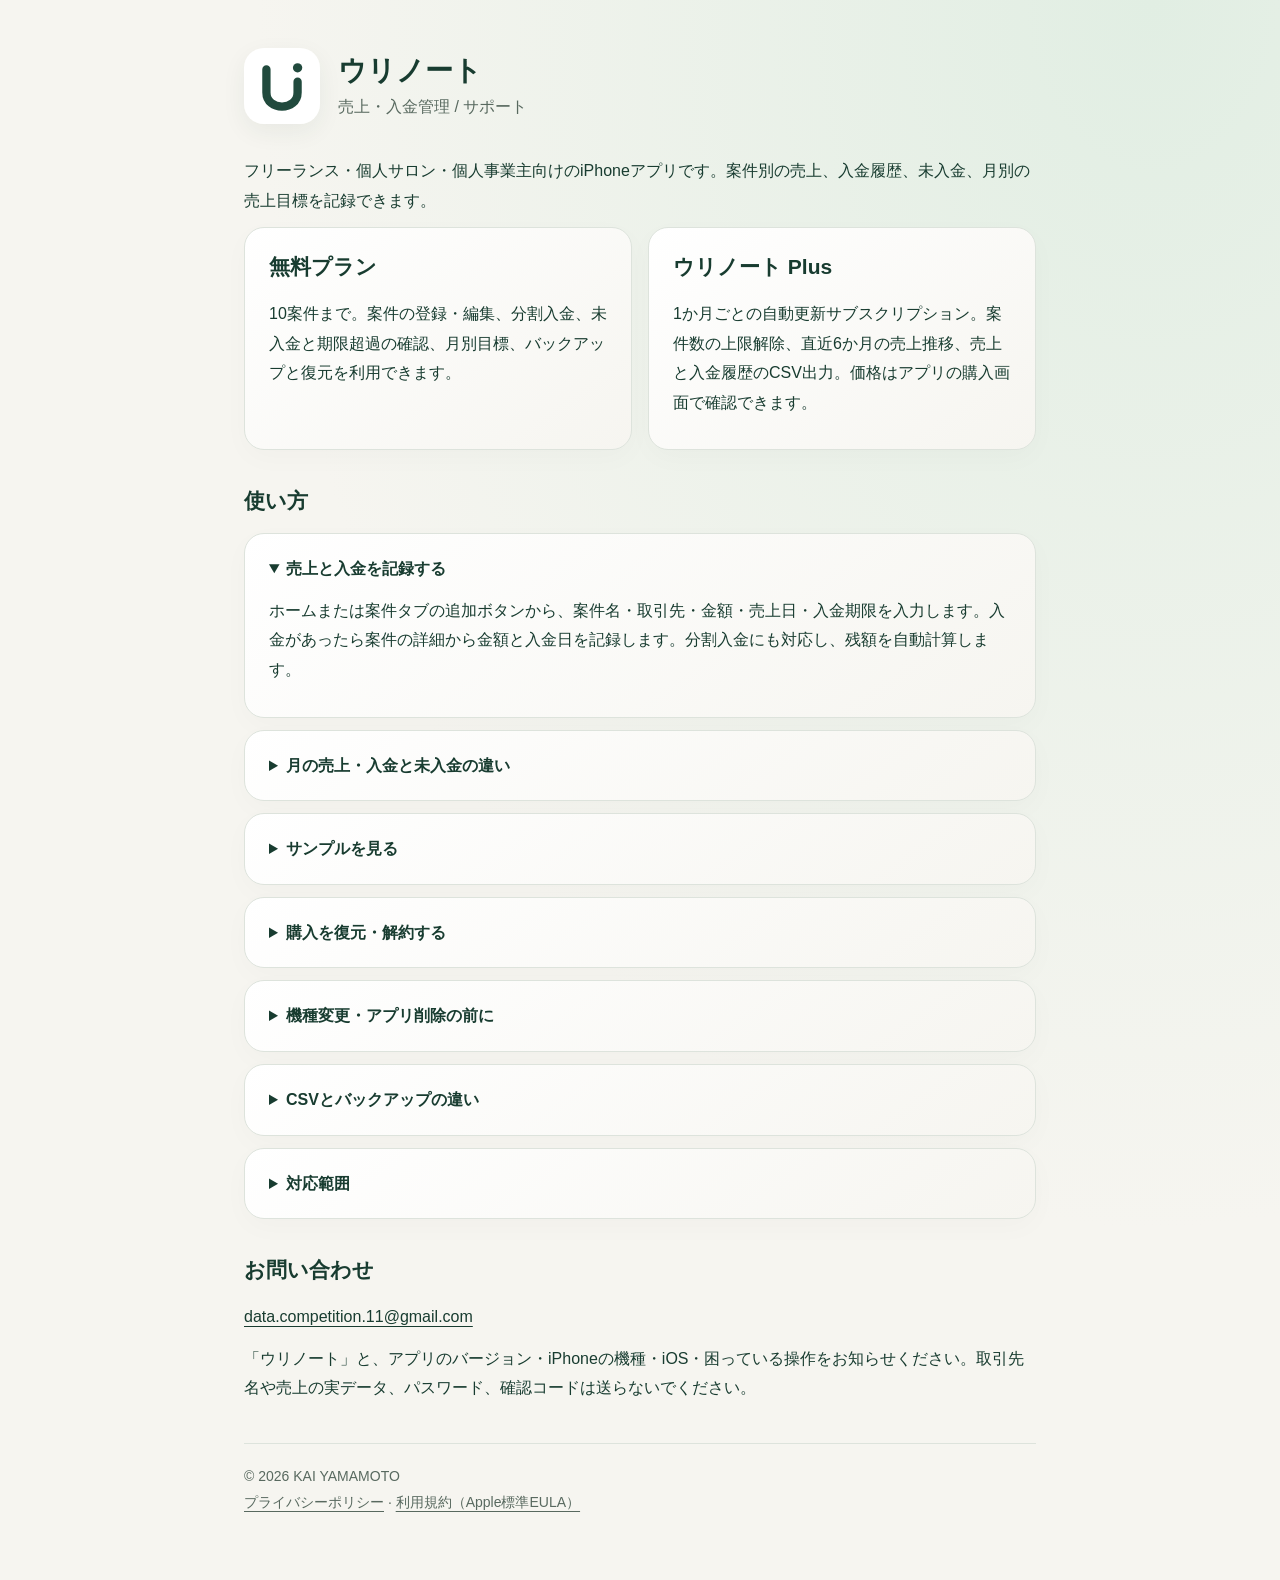
<file: index.html>
<!doctype html><html lang="ja"><meta charset="utf-8"><meta name="viewport" content="width=device-width,initial-scale=1"><title>ウリノート — サポート</title><meta name="description" content="ウリノートの使い方、Plusの購入と復元、バックアップ、問い合わせ先。"><link rel="stylesheet" href="style.css"><main><header><img src="icon.svg" alt=""><div><h1>ウリノート</h1><div class="muted">売上・入金管理 / サポート</div></div></header><p>フリーランス・個人サロン・個人事業主向けのiPhoneアプリです。案件別の売上、入金履歴、未入金、月別の売上目標を記録できます。</p><div class="grid"><section class="card"><h2>無料プラン</h2><p>10案件まで。案件の登録・編集、分割入金、未入金と期限超過の確認、月別目標、バックアップと復元を利用できます。</p></section><section class="card"><h2>ウリノート Plus</h2><p>1か月ごとの自動更新サブスクリプション。案件数の上限解除、直近6か月の売上推移、売上と入金履歴のCSV出力。価格はアプリの購入画面で確認できます。</p></section></div><h2>使い方</h2><details open><summary>売上と入金を記録する</summary><p>ホームまたは案件タブの追加ボタンから、案件名・取引先・金額・売上日・入金期限を入力します。入金があったら案件の詳細から金額と入金日を記録します。分割入金にも対応し、残額を自動計算します。</p></details><details><summary>月の売上・入金と未入金の違い</summary><p>ホームの売上は売上日がその月の案件金額、入金は入金日がその月の入金額です。未入金は全期間の案件の残額を表示します。日本円・日本時間で集計します。目標カードから月ごとの売上目標を設定できます。</p></details><details><summary>サンプルを見る</summary><p>設定の「サンプルを見る」で架空の記録を表示できます。「サンプル」と明示され、ご自身の記録とは別に管理されます。Plusの購入画面でもグラフとCSVの出力例を確認できます。</p></details><details><summary>購入を復元・解約する</summary><p>購入時と同じApple AccountでApp Storeにサインインし、設定からPlusの画面を開いて「購入を復元」を選択します。購入と復元には通信が必要です。契約の確認・解約は<a href="https://apps.apple.com/account/subscriptions">Appleのサブスクリプション管理</a>から行います。</p><p>購入確定時にApple Accountへ請求されます。更新日の24時間以上前に解約しない場合、自動更新されます。解約後は契約期間の終了までPlusを利用できます。期間終了後も保存済み案件の閲覧・編集・入金記録・バックアップは利用できます。無料プランの上限を超える新規案件の追加、グラフ、CSV出力にはPlusが必要です。返金については<a href="https://reportaproblem.apple.com/">Appleの問題を報告するページ</a>をご確認ください。</p></details><details><summary>機種変更・アプリ削除の前に</summary><p>設定の「バックアップを書き出す」でJSONファイルを保存してください。新しい端末の「バックアップから復元」で読み込みます。復元は現在の記録を置き換えます。現在の記録も別途書き出してください。バックアップの読込・保存は25MBまでです。端末の空き容量が必要です。</p><p>アプリ独自のサーバーや端末間の自動同期はありません。アプリを削除すると端末内の記録も削除されます。外部に保存したファイルはその保存先に残ります。</p></details><details><summary>CSVとバックアップの違い</summary><p>CSVは表計算ソフト等で確認するための出力です。売上行と入金行を分けています。集計するときは種別を選び、両方を売上として合算しないでください。アプリへ復元する場合はJSONバックアップを使います。CSVの取込はできません。</p></details><details><summary>対応範囲</summary><p>iOS 17以降のiPhoneに対応。税額計算、確定申告、請求書発行、経費管理、銀行口座との自動連携には対応していません。Plusでも端末容量や保存ファイルのサイズに制限があります。</p></details><h2>お問い合わせ</h2><p><a href="mailto:data.competition.11@gmail.com?subject=Urinote%20Support">data.competition.11@gmail.com</a></p><p>「ウリノート」と、アプリのバージョン・iPhoneの機種・iOS・困っている操作をお知らせください。取引先名や売上の実データ、パスワード、確認コードは送らないでください。</p><footer>© 2026 KAI YAMAMOTO<br><a href="privacy.html">プライバシーポリシー</a> · <a href="https://www.apple.com/legal/internet-services/itunes/dev/stdeula/">利用規約（Apple標準EULA）</a></footer></main></html>
</file>
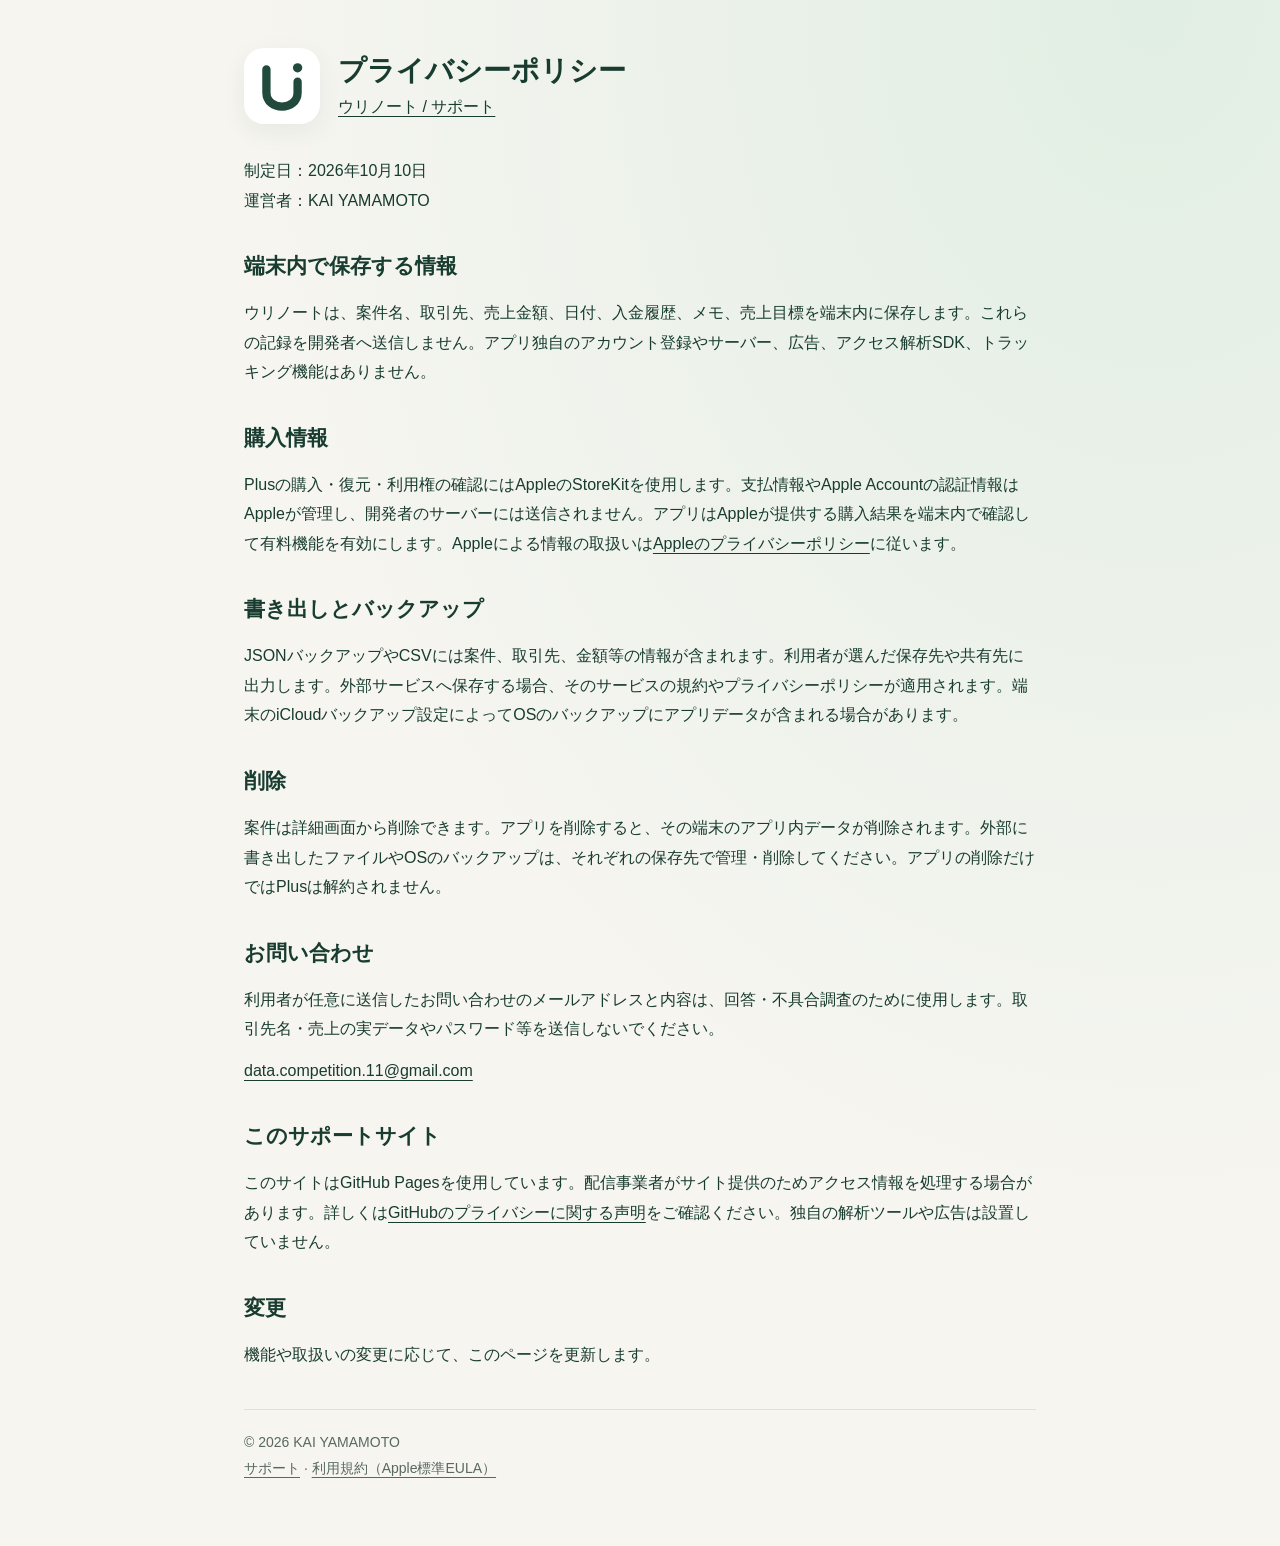
<file: privacy.html>
<!doctype html><html lang="ja"><meta charset="utf-8"><meta name="viewport" content="width=device-width,initial-scale=1"><title>ウリノート — プライバシーポリシー</title><link rel="stylesheet" href="style.css"><main><header><img src="icon.svg" alt=""><div><h1>プライバシーポリシー</h1><a href="index.html">ウリノート / サポート</a></div></header><p>制定日：2026年10月10日<br>運営者：KAI YAMAMOTO</p><h2>端末内で保存する情報</h2><p>ウリノートは、案件名、取引先、売上金額、日付、入金履歴、メモ、売上目標を端末内に保存します。これらの記録を開発者へ送信しません。アプリ独自のアカウント登録やサーバー、広告、アクセス解析SDK、トラッキング機能はありません。</p><h2>購入情報</h2><p>Plusの購入・復元・利用権の確認にはAppleのStoreKitを使用します。支払情報やApple Accountの認証情報はAppleが管理し、開発者のサーバーには送信されません。アプリはAppleが提供する購入結果を端末内で確認して有料機能を有効にします。Appleによる情報の取扱いは<a href="https://www.apple.com/legal/privacy/">Appleのプライバシーポリシー</a>に従います。</p><h2>書き出しとバックアップ</h2><p>JSONバックアップやCSVには案件、取引先、金額等の情報が含まれます。利用者が選んだ保存先や共有先に出力します。外部サービスへ保存する場合、そのサービスの規約やプライバシーポリシーが適用されます。端末のiCloudバックアップ設定によってOSのバックアップにアプリデータが含まれる場合があります。</p><h2>削除</h2><p>案件は詳細画面から削除できます。アプリを削除すると、その端末のアプリ内データが削除されます。外部に書き出したファイルやOSのバックアップは、それぞれの保存先で管理・削除してください。アプリの削除だけではPlusは解約されません。</p><h2>お問い合わせ</h2><p>利用者が任意に送信したお問い合わせのメールアドレスと内容は、回答・不具合調査のために使用します。取引先名・売上の実データやパスワード等を送信しないでください。</p><p><a href="mailto:data.competition.11@gmail.com?subject=Urinote%20Privacy">data.competition.11@gmail.com</a></p><h2>このサポートサイト</h2><p>このサイトはGitHub Pagesを使用しています。配信事業者がサイト提供のためアクセス情報を処理する場合があります。詳しくは<a href="https://docs.github.com/site-policy/privacy-policies/github-general-privacy-statement">GitHubのプライバシーに関する声明</a>をご確認ください。独自の解析ツールや広告は設置していません。</p><h2>変更</h2><p>機能や取扱いの変更に応じて、このページを更新します。</p><footer>© 2026 KAI YAMAMOTO<br><a href="index.html">サポート</a> · <a href="https://www.apple.com/legal/internet-services/itunes/dev/stdeula/">利用規約（Apple標準EULA）</a></footer></main></html>
</file>
<file: style.css>
:root{color-scheme:light dark;--bg:#f6f5f0;--fg:#183c30;--card:#fff;--muted:#58695f;--line:#dde3dc}*{box-sizing:border-box}body{margin:0;background:radial-gradient(ellipse at 90% 0,#e1eee3,transparent 55%),var(--bg);color:var(--fg);font:16px/1.85 -apple-system,BlinkMacSystemFont,"Hiragino Kaku Gothic ProN",sans-serif}main{max-width:840px;margin:auto;padding:48px 24px 64px}header{display:flex;align-items:center;gap:18px;margin-bottom:32px}header img{width:76px;border-radius:20px;box-shadow:0 8px 24px #183c3010}h1{font-size:28px;line-height:1.5;margin:0}h2{font-size:21px;margin:32px 0 12px}p{margin:12px 0}a{color:inherit;text-underline-offset:4px}a:focus-visible,summary:focus-visible{outline:3px solid #568c71;outline-offset:5px}.card,details{background:linear-gradient(145deg,var(--card),var(--bg));border:1px solid var(--line);padding:20px 24px;border-radius:20px;box-shadow:0 8px 28px #183c3006}.grid{display:grid;grid-template-columns:1fr 1fr;gap:16px}.card h2{margin-top:0}details{margin:12px 0}summary{cursor:pointer;font-weight:600}footer{border-top:1px solid var(--line);margin-top:40px;padding-top:20px;color:var(--muted);font-size:14px}.muted{color:var(--muted)}@media(max-width:560px){main{padding:28px 18px}.grid{grid-template-columns:1fr}h1{font-size:24px}}@media(prefers-color-scheme:dark){:root{--bg:#101d17;--fg:#e6efe8;--card:#20332a;--muted:#b5c7bc;--line:#365043}body{background:radial-gradient(ellipse at 90% 0,#284835,transparent 55%),var(--bg)}}
</file>
